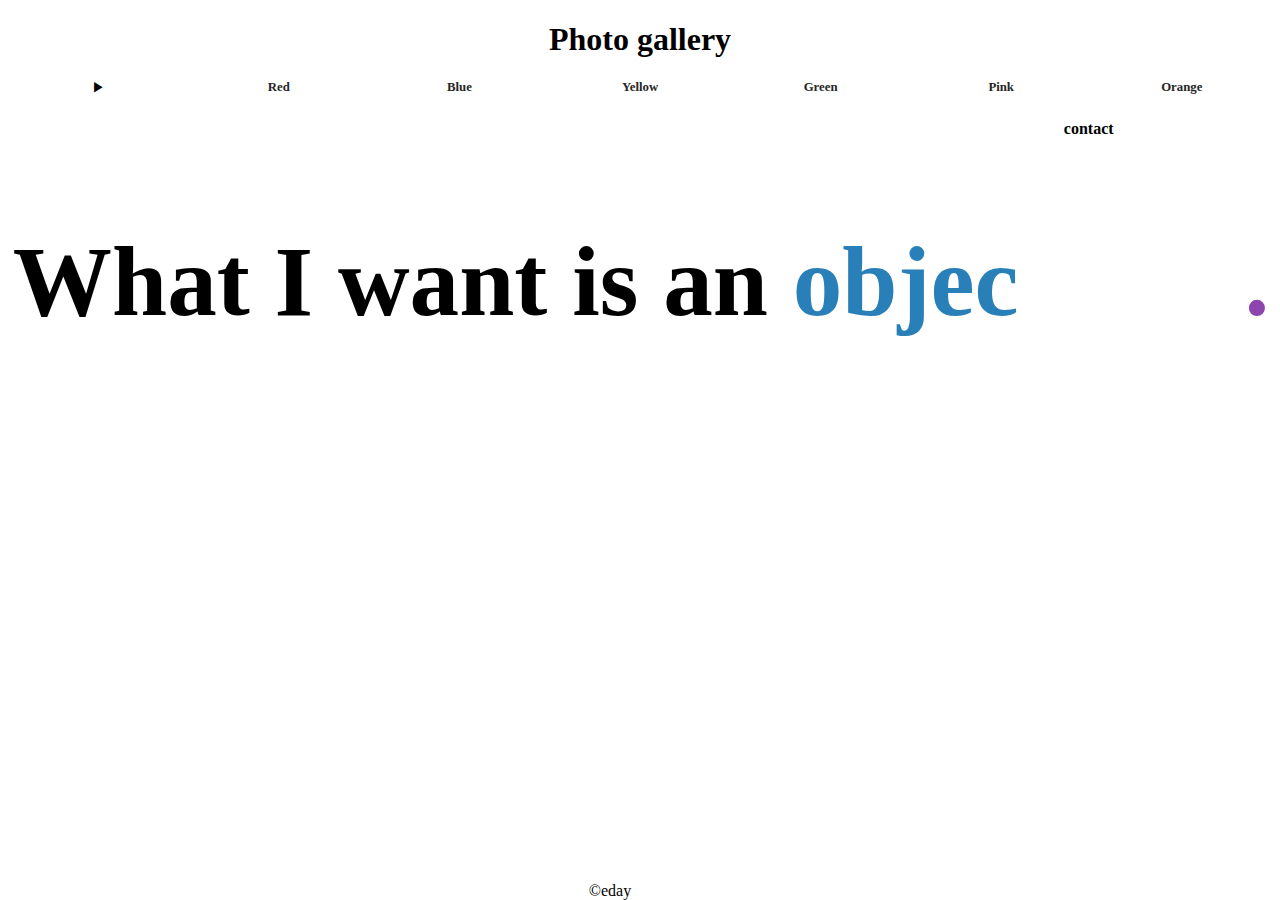
<file: index.html>
<!DOCTYPE html>
<html lang="ja">

<head>
    <meta charset="UTF-8">
    <meta http-equiv="X-UA-Compatible" content="IE=edge">
    <meta name="viewport" content="width=device-width, initial-scale=1.0">
    <title>photo gallery</title>
    <link rel="stylesheet" href="css/style.css">
</head>

<body>
    <header>
        <h1>Photo gallery</h1>
        <nav>
            <ul>
                <li class="choose"><span onClick="document.all.item('moji1').style.visibility='visible'">▶︎</span><div ID="moji1" style="visibility:hidden;">choice</div></li>
                <li class="red-line"><a href="red.html">Red</a></li>
                <li class="blue-line"><a href="#blue">Blue</a></li>
                <li class="yellow-line"><a href="#yellow">Yellow</a></li>
                <li class="green-line"><a href="#green">Green</a></li>
                <li class="pink-line"><a href="#pink">Pink</a></li>
                <li class="orange-line"><a href="#orange">Orange</a></li>
            </ul>
        </nav>
        <p><a href="contact.html">contact</a></p>
    </header>
    <div class="text">
        <p>What I want is an</p>
        <p>
            <span class="word wisteria">experience.</span>
            <span class="word belize">objective.</span>
            <span class="word pomegranate">expression.</span>
            <span class="word green">understanding.</span>
        </p>
    </div>
    <footer>&copy;eday</footer>
    <script src="js/script.js"></script>
</body>

</html>
</file>
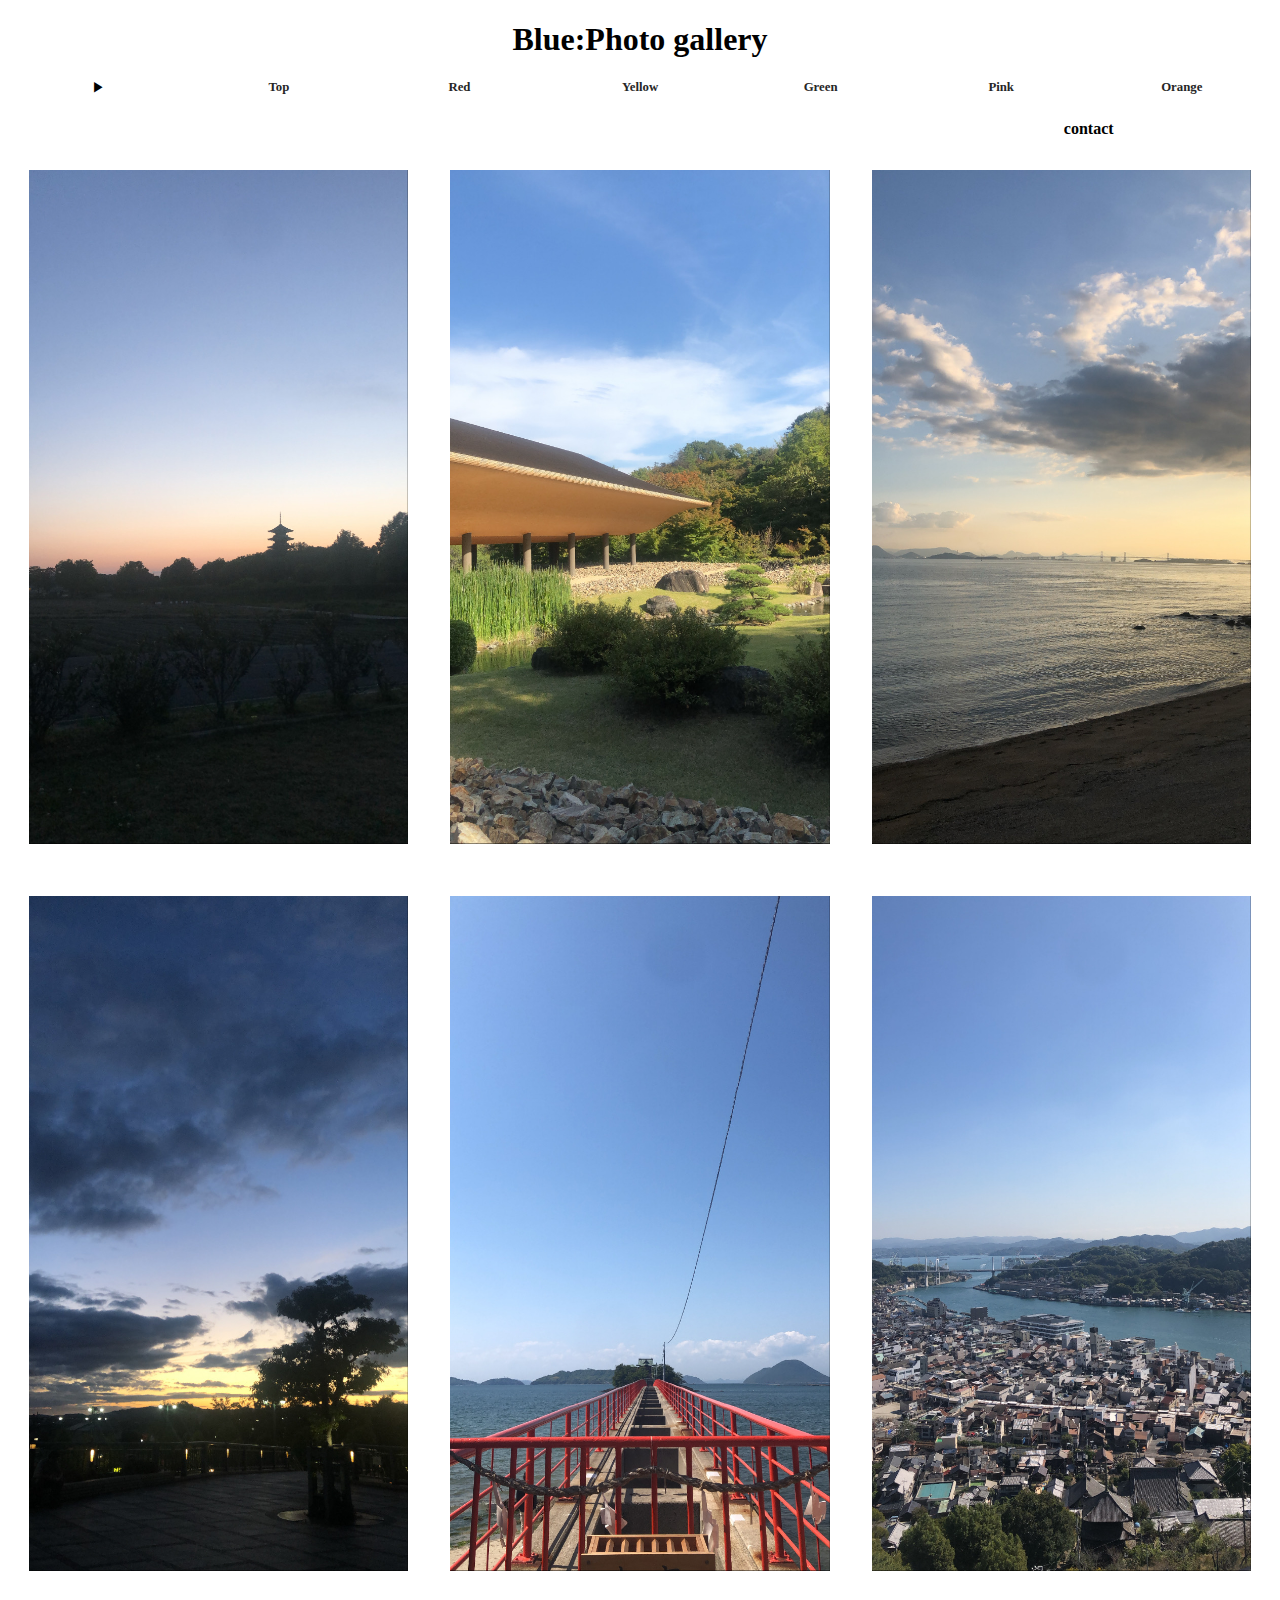
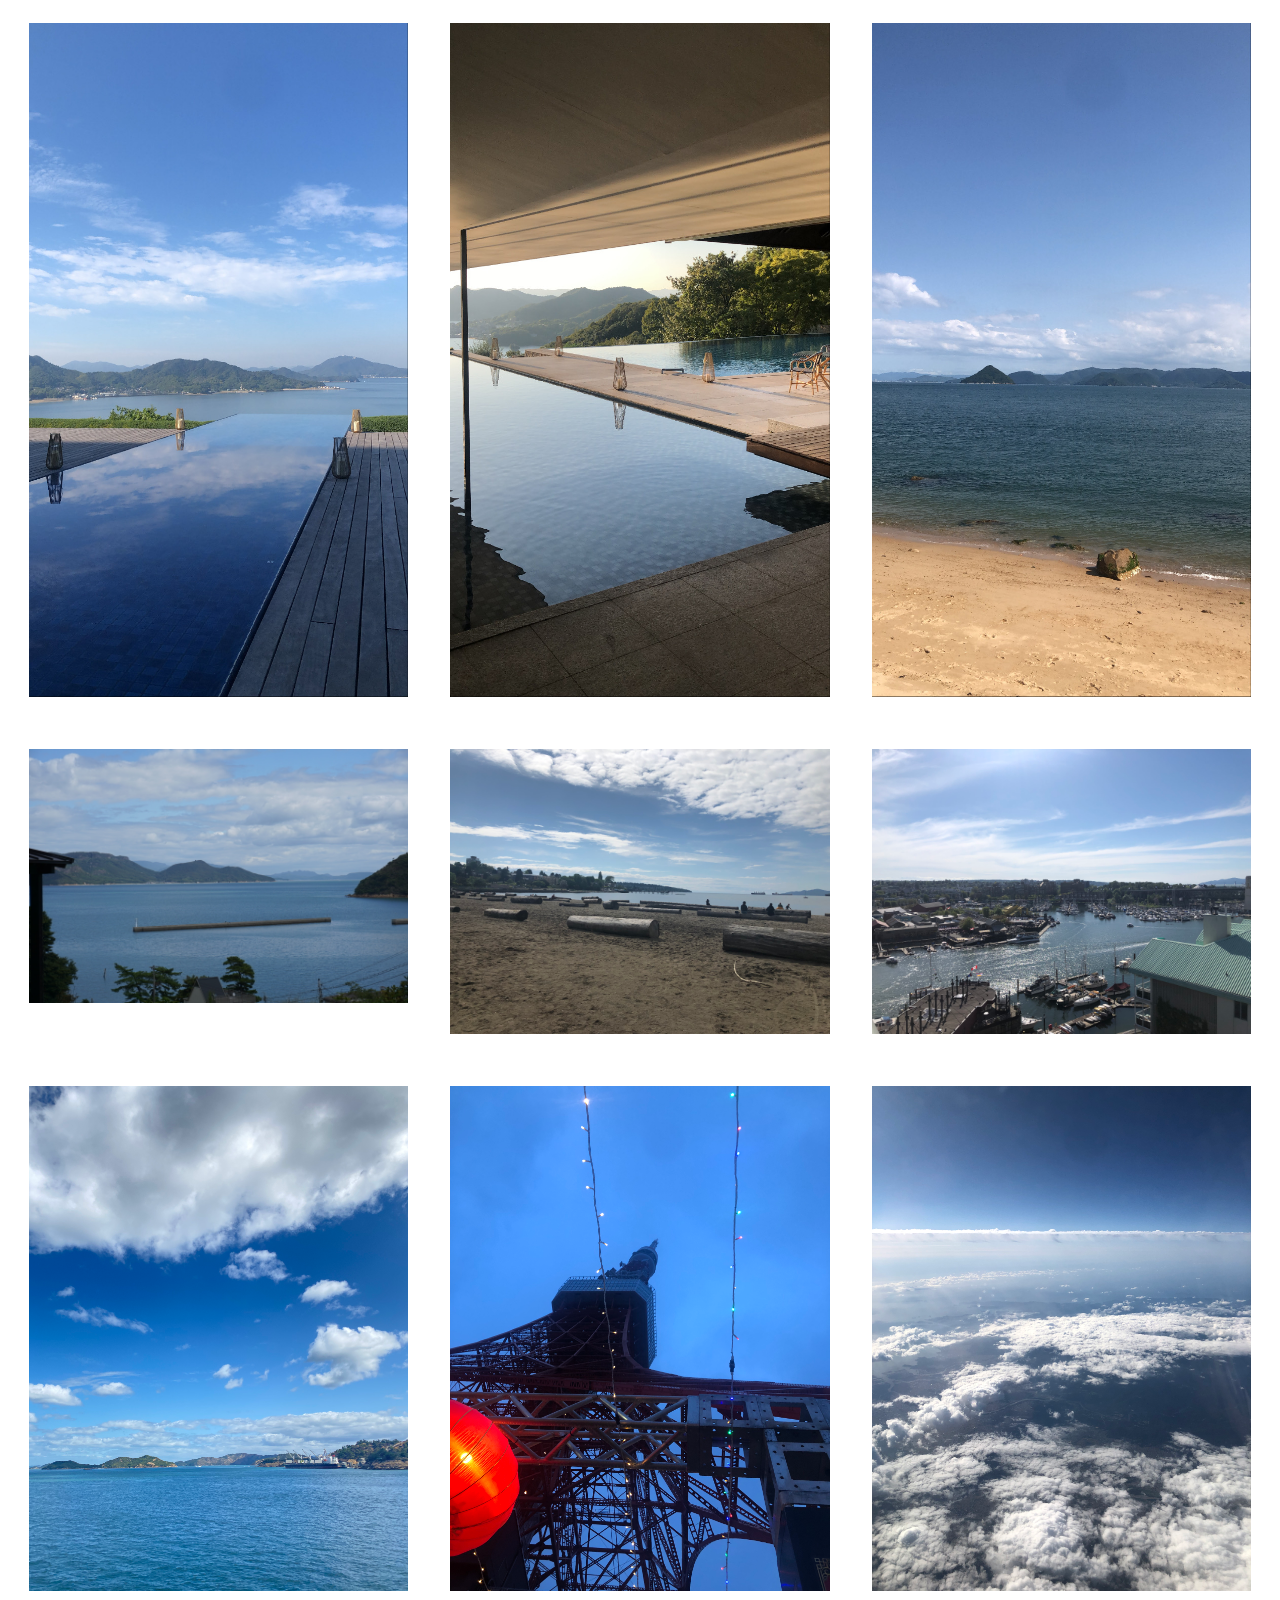
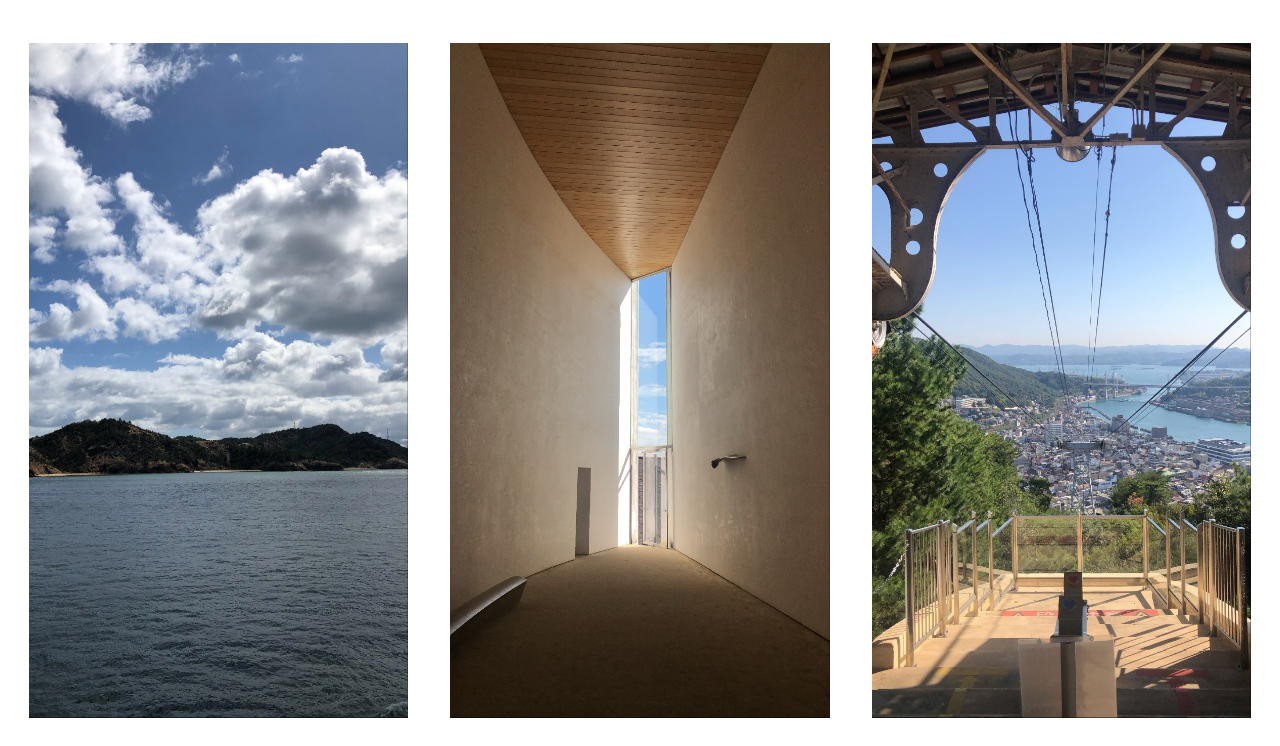
<file: blue.html>
<!DOCTYPE html>
<html lang="ja">

<head>
    <meta charset="UTF-8">
    <meta http-equiv="X-UA-Compatible" content="IE=edge">
    <meta name="viewport" content="width=device-width, initial-scale=1.0">
    <title>photo gallery</title>
    <link rel="stylesheet" href="css/style.css">
</head>

<body>
    <header>
        <h1>Blue:Photo gallery</h1>
        <nav>
            <ul>
                <li class="choose"><span onClick="document.all.item('moji1').style.visibility='visible'">▶︎</span><div ID="moji1" style="visibility:hidden;">choice</div></li>
                <li class="toppage"><a href="index.html">Top</a></li>
                <li class="red-line"><a href="red.html">Red</a></li>
                <li class="yellow-line"><a href="yellow.html">Yellow</a></li>
                <li class="green-line"><a href="green.html">Green</a></li>
                <li class="pink-line"><a href="pink.html">Pink</a></li>
                <li class="orange-line"><a href="orange.html">Orange</a></li>
            </ul>
        </nav>
        <p><a href="contact.html">contact</a></p>
    </header>
    <ul id="gallery">
        <li><img src="image/blue1.jpeg" alt=""></li>
        <li><img src="image/blue2.jpeg" alt=""></li>
        <li><img src="image/blue3.jpeg" alt=""></li>
    </ul>
    <ul id="gallery">
        <li><img src="image/blue4.jpeg" alt=""></li>
        <li><img src="image/blue5.jpeg" alt=""></li>
        <li><img src="image/blue6.jpeg" alt=""></li>
    </ul>
    <ul id="gallery">
        <li><img src="image/blue7.jpeg" alt=""></li>
        <li><img src="image/blue8.jpeg" alt=""></li>
        <li><img src="image/blue9.jpeg" alt=""></li>
    </ul>
    <ul id="gallery">
        <li><img src="image/blue10.jpeg" alt=""></li>
        <li><img src="image/blue14.jpeg" alt=""></li>
        <li><img src="image/blue15.jpeg" alt=""></li>
    </ul>
    <ul id="gallery">
        <li><img src="image/blue13.jpeg" alt=""></li>
        <li><img src="image/blue11.jpeg" alt=""></li>
        <li><img src="image/blue16.jpeg" alt=""></li>
    </ul>
    <ul id="gallery">
        <li><img src="image/blue12.png" alt=""></li>
        <li><img src="image/blue17.jpeg" alt=""></li>
        <li><img src="image/blue18.png" alt=""></li>
    </ul>
    <script src="js/script.js"></script>
</body>

</html>
</file>
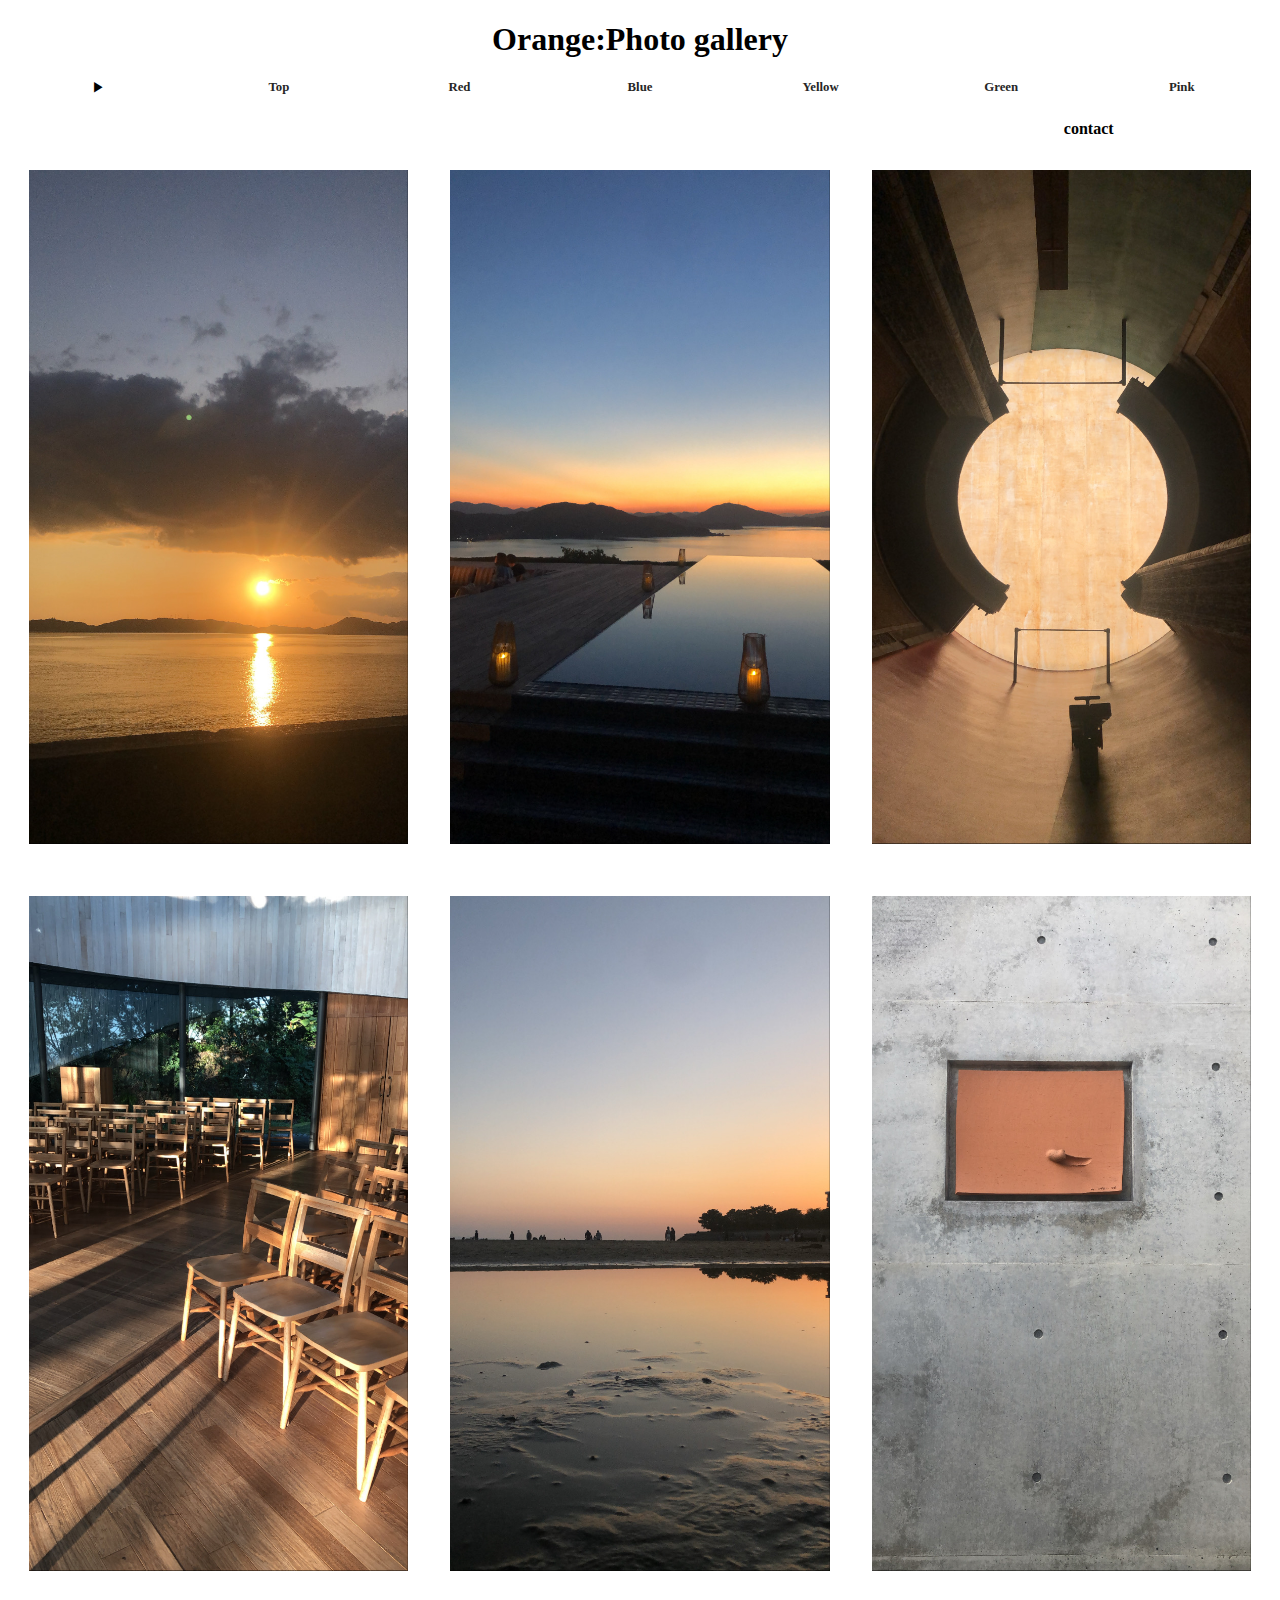
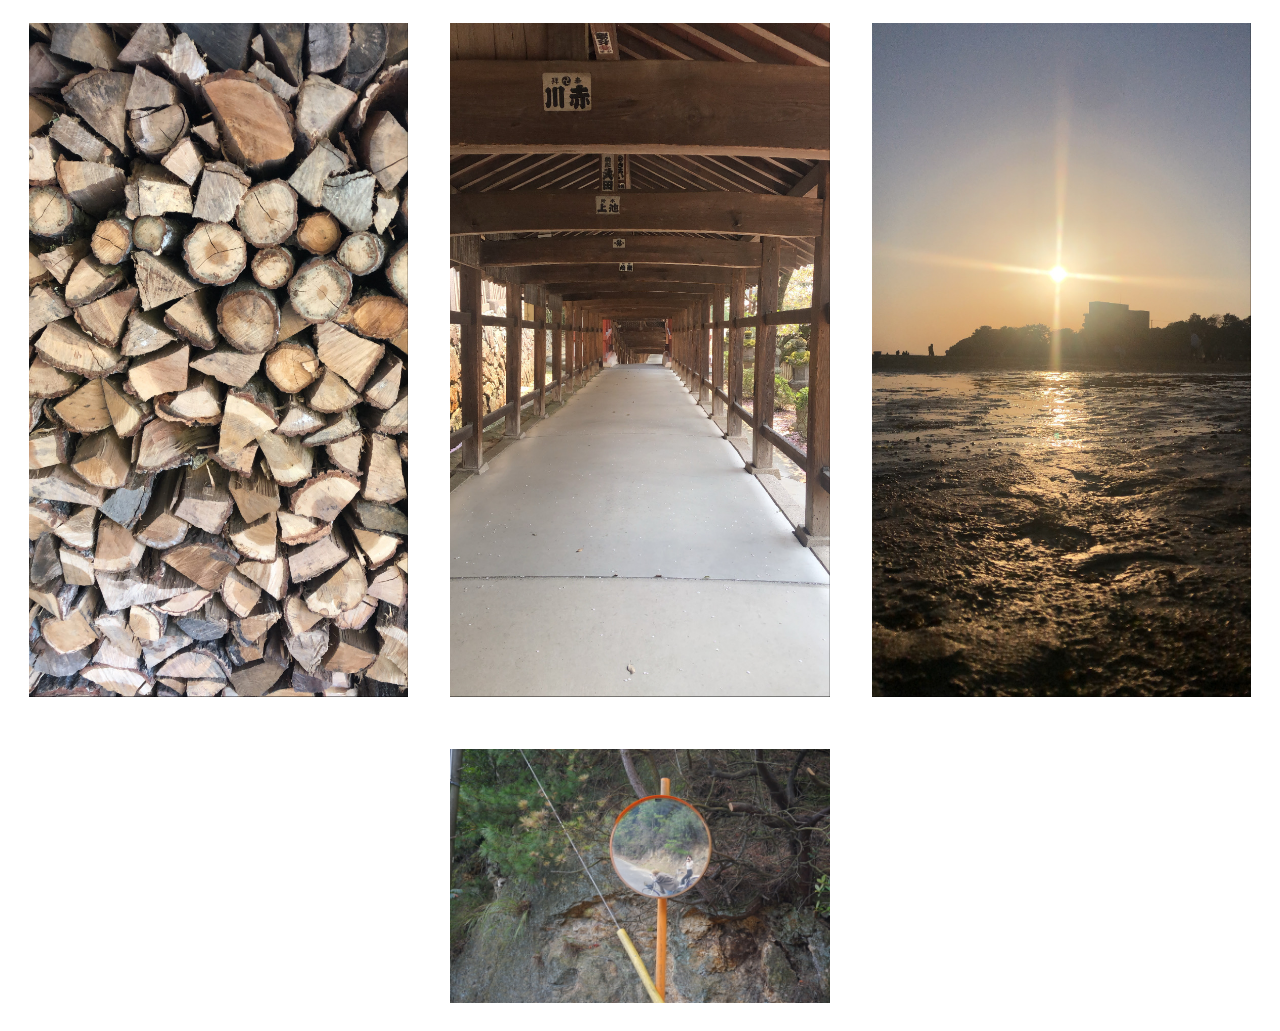
<file: orange.html>
<!DOCTYPE html>
<html lang="ja">

<head>
    <meta charset="UTF-8">
    <meta http-equiv="X-UA-Compatible" content="IE=edge">
    <meta name="viewport" content="width=device-width, initial-scale=1.0">
    <title>photo gallery</title>
    <link rel="stylesheet" href="css/style.css">
</head>

<body>
    <header>
        <h1>Orange:Photo gallery</h1>
        <nav>
            <ul>
                <li class="choose"><span onClick="document.all.item('moji1').style.visibility='visible'">▶︎</span><div ID="moji1" style="visibility:hidden;">choice</div></li>
                <li class="toppage"><a href="index.html">Top</a></li>
                <li class="red-line"><a href="red.html">Red</a></li>
                <li class="blue-line"><a href="blue.html">Blue</a></li>
                <li class="yellow-line"><a href="yellow.html">Yellow</a></li>
                <li class="green-line"><a href="green.html">Green</a></li>
                <li class="pink-line"><a href="pink.html">Pink</a></li>
            </ul>
        </nav>
        <p><a href="contact.html">contact</a></p>
    </header>
    <ul id="gallery">
        <li><img src="image/orange.jpeg" alt=""></li>
        <li><img src="image/orange9.jpeg" alt=""></li>
        <li><img src="image/orange1.jpeg" alt=""></li>
    </ul>
    <ul id="gallery">
        <li><img src="image/orange2.jpeg" alt=""></li>
        <li><img src="image/orange3.jpeg" alt=""></li>
        <li><img src="image/orange4.jpeg" alt=""></li>
    </ul>
    <ul id="gallery">
        <li><img src="image/orange5.jpeg" alt=""></li>
        <li><img src="image/orange6.jpeg" alt=""></li>
        <li><img src="image/orange7.jpeg" alt=""></li>
    </ul>
    <ul id="gallery">
        <li><img src="image/orange0.jpeg" alt=""></li>
    </ul>
    <script src="js/script.js"></script>
</body>

</html>
</file>
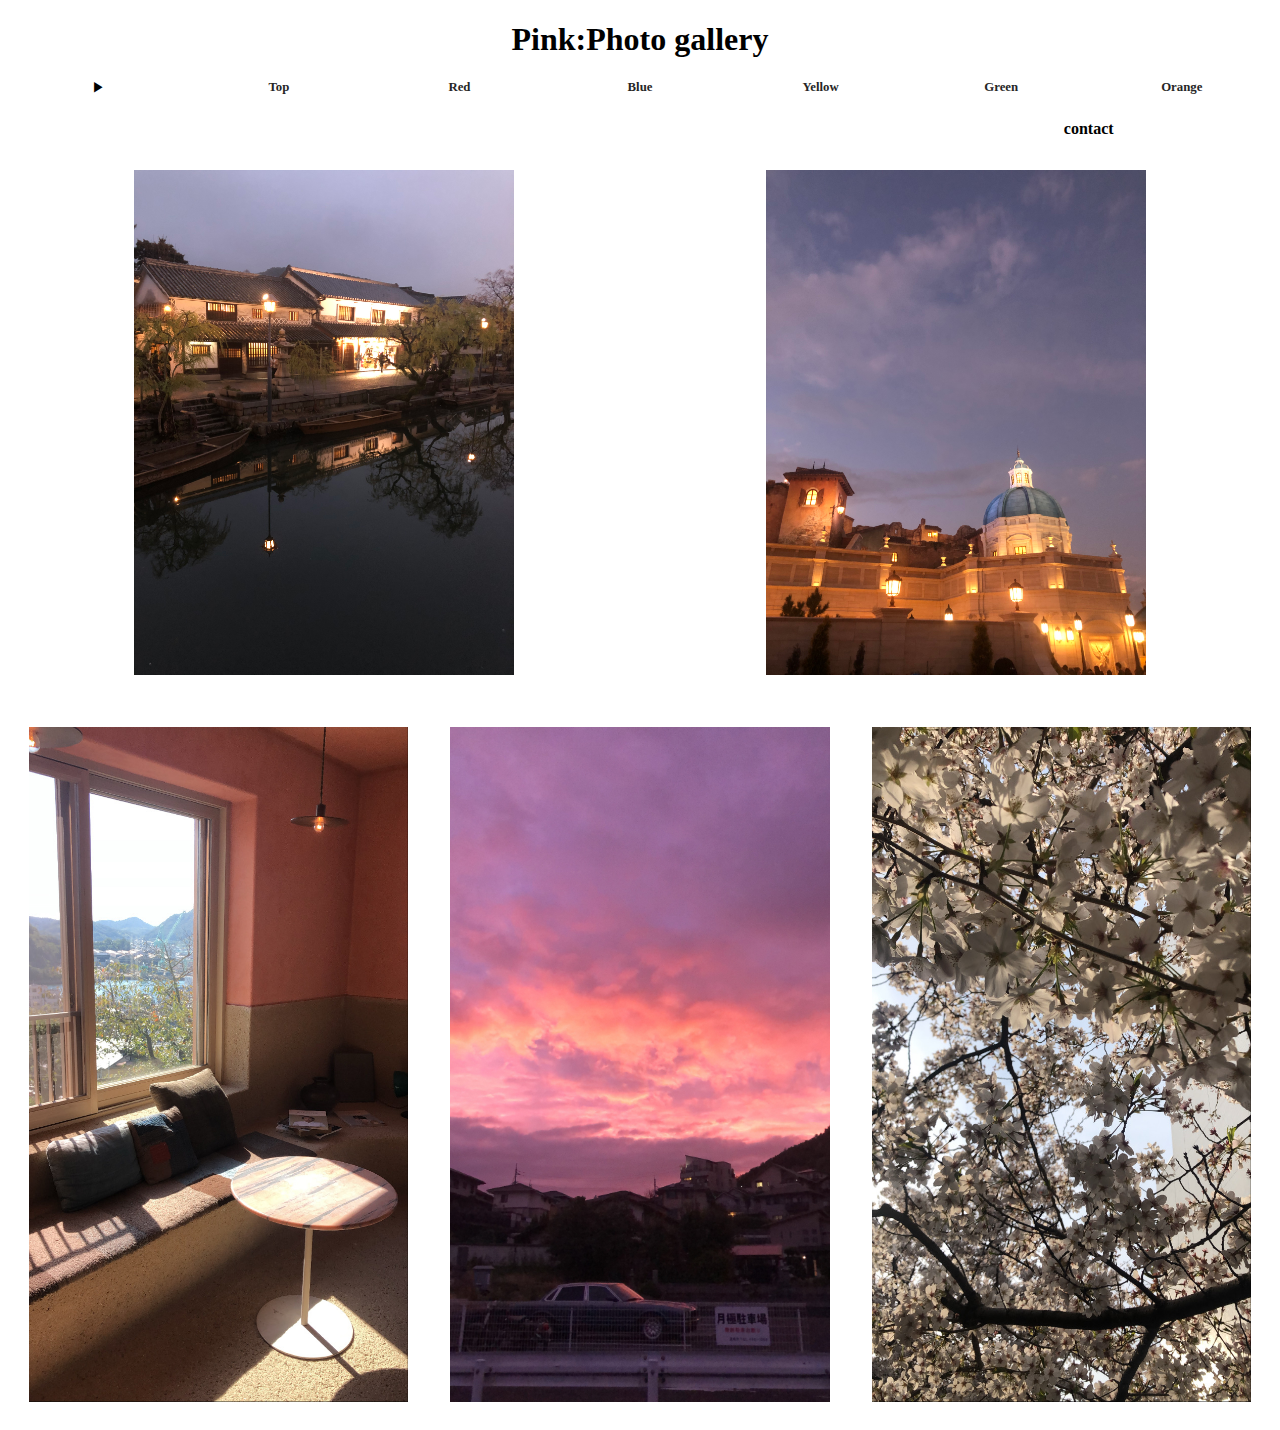
<file: pink.html>
<!DOCTYPE html>
<html lang="ja">

<head>
    <meta charset="UTF-8">
    <meta http-equiv="X-UA-Compatible" content="IE=edge">
    <meta name="viewport" content="width=device-width, initial-scale=1.0">
    <title>photo gallery</title>
    <link rel="stylesheet" href="css/style.css">
</head>

<body>
    <header>
        <h1>Pink:Photo gallery</h1>
        <nav>
            <ul>
                <li class="choose"><span onClick="document.all.item('moji1').style.visibility='visible'">▶︎</span><div ID="moji1" style="visibility:hidden;">choice</div></li>
                <li class="toppage"><a href="index.html">Top</a></li>
                <li class="red-line"><a href="red.html">Red</a></li>
                <li class="blue-line"><a href="blue.html">Blue</a></li>
                <li class="yellow-line"><a href="yellow.html">Yellow</a></li>
                <li class="green-line"><a href="green.html">Green</a></li>
                <li class="orange-line"><a href="orange.html">Orange</a></li>
            </ul>
        </nav>
        <p><a href="contact.html">contact</a></p>
    </header>
    <ul id="gallery">
        <li><img src="image/pink.jpeg" alt=""></li>
        <li><img src="image/pink0.jpeg" alt=""></li>
    </ul>
    <ul id="gallery">
        <li><img src="image/pink1.jpeg" alt=""></li>
        <li><img src="image/pink2.jpeg" alt=""></li>
        <li><img src="image/pink3.jpeg" alt=""></li>
    </ul>
    <script src="js/script.js"></script>
</body>

</html>
</file>
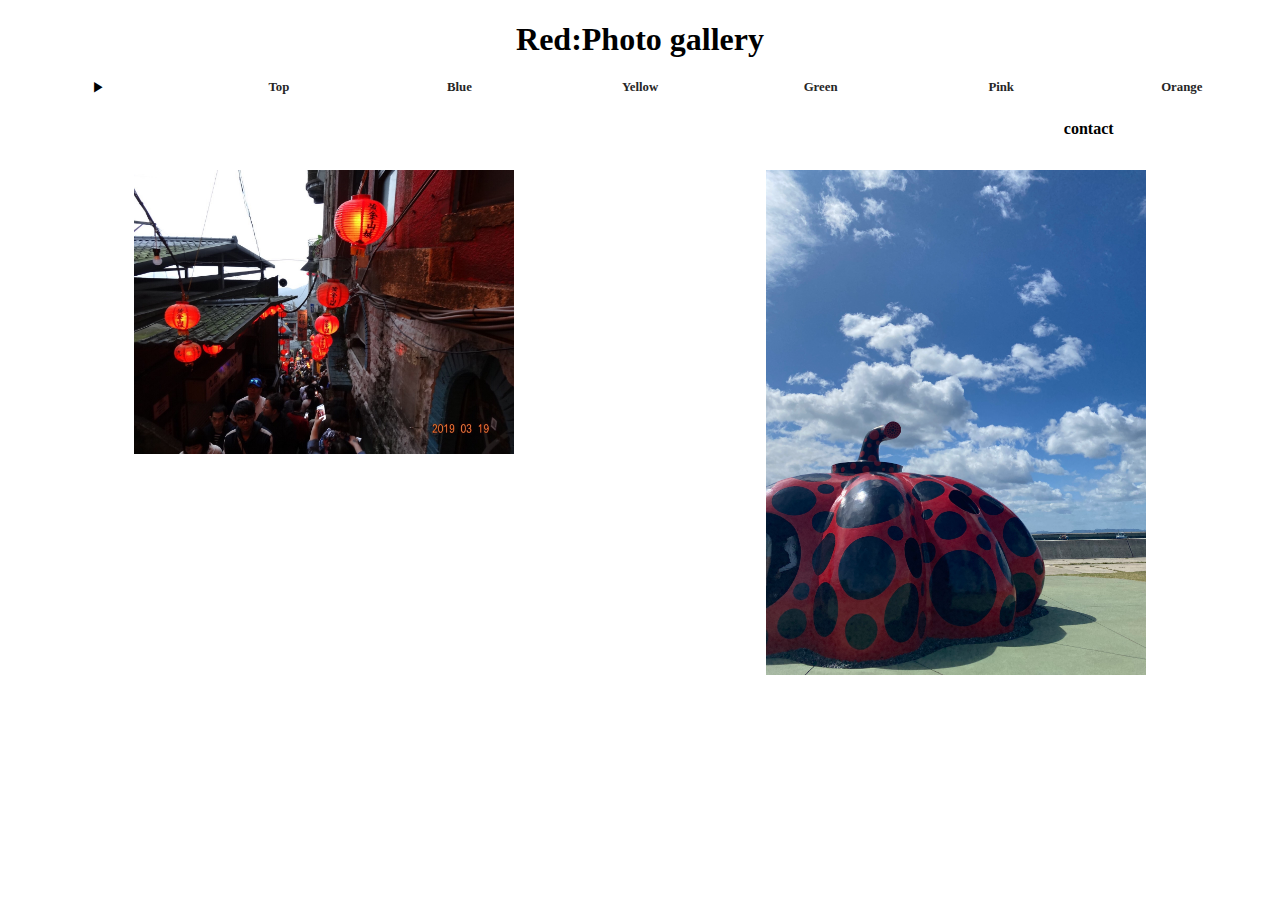
<file: red.html>
<!DOCTYPE html>
<html lang="ja">

<head>
    <meta charset="UTF-8">
    <meta http-equiv="X-UA-Compatible" content="IE=edge">
    <meta name="viewport" content="width=device-width, initial-scale=1.0">
    <title>photo gallery</title>
    <link rel="stylesheet" href="css/style.css">
</head>

<body>
    <header>
        <h1>Red:Photo gallery</h1>
        <nav>
            <ul>
                <li class="choose"><span onClick="document.all.item('moji1').style.visibility='visible'">▶︎</span><div ID="moji1" style="visibility:hidden;">choice</div></li>
                <li class="toppage"><a href="index.html">Top</a></li>
                <li class="blue-line"><a href="blue.html">Blue</a></li>
                <li class="yellow-line"><a href="yellow.html">Yellow</a></li>
                <li class="green-line"><a href="green.html">Green</a></li>
                <li class="pink-line"><a href="pink.html">Pink</a></li>
                <li class="orange-line"><a href="orange.html">Orange</a></li>
            </ul>
        </nav>
        <p><a href="contact.html">contact</a></p>
    </header>
    <ul id="gallery">
        <li><img src="image/red1.jpeg" alt=""></li>
        <li><img src="image/red2.jpeg" alt=""></li>
    </ul>
    <script src="js/script.js"></script>
</body>

</html>
</file>
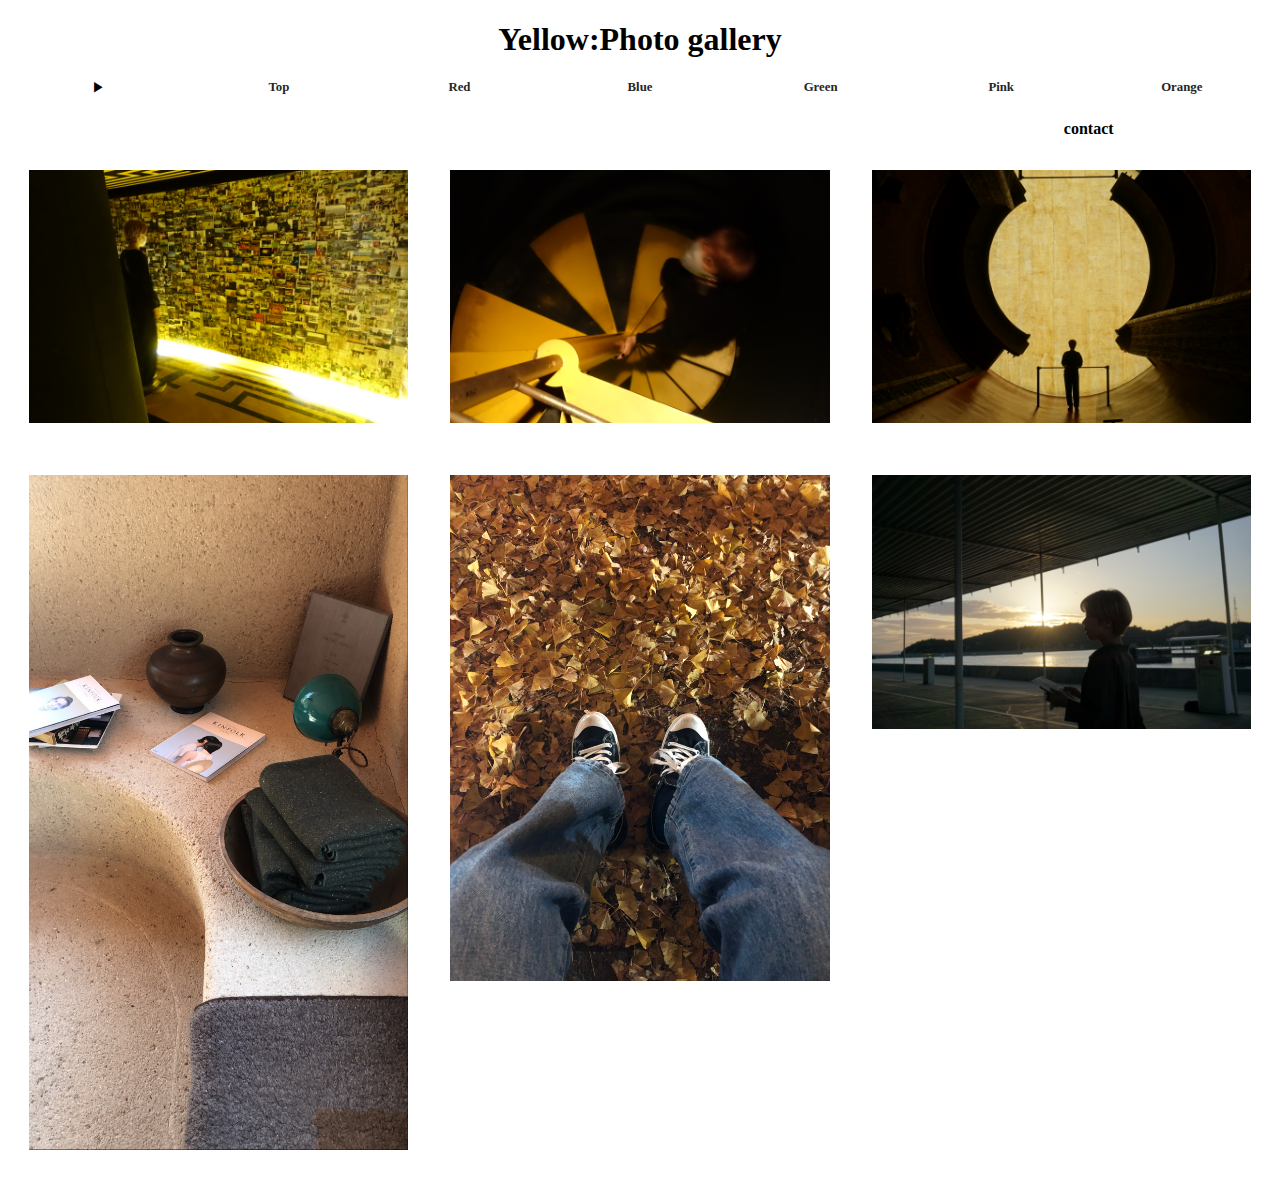
<file: yellow.html>
<!DOCTYPE html>
<html lang="ja">

<head>
    <meta charset="UTF-8">
    <meta http-equiv="X-UA-Compatible" content="IE=edge">
    <meta name="viewport" content="width=device-width, initial-scale=1.0">
    <title>photo gallery</title>
    <link rel="stylesheet" href="css/style.css">
</head>

<body>
    <header>
        <h1>Yellow:Photo gallery</h1>
        <nav>
            <ul>
                <li class="choose"><span onClick="document.all.item('moji1').style.visibility='visible'">▶︎</span><div ID="moji1" style="visibility:hidden;">choice</div></li>
                <li class="toppage"><a href="index.html">Top</a></li>
                <li class="red-line"><a href="red.html">Red</a></li>
                <li class="blue-line"><a href="blue.html">Blue</a></li>
                <li class="green-line"><a href="green.html">Green</a></li>
                <li class="pink-line"><a href="pink.html">Pink</a></li>
                <li class="orange-line"><a href="orange.html">Orange</a></li>
            </ul>
        </nav>
        <p><a href="contact.html">contact</a></p>
    </header>
    <ul id="gallery">
        <li><img src="image/yellow2.jpeg" alt=""></li>
        <li><img src="image/yellow3.jpeg" alt=""></li>
        <li><img src="image/yellow4.jpeg" alt=""></li>
    </ul>
    <ul id="gallery">
        <li><img src="image/yellow1.jpeg" alt=""></li>
        <li><img src="image/yellow5.jpeg" alt=""></li>
        <li><img src="image/yellow6.jpeg" alt=""></li>
    </ul>
    <script src="js/script.js"></script>
</body>

</html>
</file>
<file: css/style.css>
@charset "utf-8";
header {
  text-align: center;
}
ul {
  padding-left: 0;
  display: flex;
  width: 100%;
  margin-bottom: 0;
}
ul li {
  width: 16%;
  list-style: none;
  font-size: .8rem;
}
ul li a {
  text-decoration: none;
  color: #262626;
  font-weight: 900;
  padding-top: 2px;
  padding-bottom: 2px;
}
header p {
  margin-left: 71%;
  margin-top: .5rem;
}
header p a {
  text-decoration: none;
  color: black;
  font-weight: bold;
}
header p a:hover {
  text-decoration: none;
  background-color:#262626;
  background-position: left right;
  transition: .5s;
  padding: .5rem 1rem;
  color:whitesmoke;
  font-weight: bold;
}
/* navのデザイン */
header nav ul li a::before {
    transform: scaleX(0);
    transform-origin: bottom right;
}

header nav ul li a:hover::before {
    transform: scaleX(1);
    transform-origin: bottom left;
}
li.choose a::before {
  content: " ";
  display: block;
  position: absolute;
  top: 0;
  right: 0;
  bottom: 0;
  left: 0;
  inset: 0 0 0 0;
  background: white;
  z-index: -1;
  opacity: .8;
  transition: transform .3s ease;
}
li.toppage a::before {
  content: " ";
  display: block;
  position: absolute;
  top: 0;
  right: 0;
  bottom: 0;
  left: 0;
  inset: 0 0 0 0;
  background: rgb(32, 32, 32);
  z-index: -1;
  opacity: .8;
  transition: transform .3s ease;
}
li.red-line a::before {
  content: " ";
  display: block;
  position: absolute;
  top: 0;
  right: 0;
  bottom: 0;
  left: 0;
  inset: 0 0 0 0;
  background: rgb(229, 0, 0);
  z-index: -1;
  opacity: .8;
  transition: transform .3s ease;
}
li.blue-line a::before {
  content: " ";
  display: block;
  position: absolute;
  top: 0;
  right: 0;
  bottom: 0;
  left: 0;
  inset: 0 0 0 0;
  background: rgb(57, 122, 234);
  z-index: -1;
  opacity: .8;
  transition: transform .3s ease;
}
li.yellow-line a::before {
  content: " ";
  display: block;
  position: absolute;
  top: 0;
  right: 0;
  bottom: 0;
  left: 0;
  inset: 0 0 0 0;
  background: yellow;
  z-index: -1;
  opacity: .8;
  transition: transform .3s ease;
}
li.green-line a::before {
  content: " ";
  display: block;
  position: absolute;
  top: 0;
  right: 0;
  bottom: 0;
  left: 0;
  inset: 0 0 0 0;
  background: rgb(13, 159, 13);
  z-index: -1;
  opacity: .8;
  transition: transform .3s ease;
}
li.pink-line a::before {
  content: " ";
  display: block;
  position: absolute;
  top: 0;
  right: 0;
  bottom: 0;
  left: 0;
  inset: 0 0 0 0;
  background: lightcoral;
  z-index: -1;
  opacity: .8;
  transition: transform .3s ease;
}
li.orange-line a::before {
  content: " ";
  display: block;
  position: absolute;
  top: 0;
  right: 0;
  bottom: 0;
  left: 0;
  inset: 0 0 0 0;
  background: orange;
  z-index: -1;
  opacity: .8;
  transition: transform .3s ease;
}

/* textのデザイン */
.text {
  position: absolute;
  max-width: 85%;
  height: 40%;
  left: 56%;
  margin-left: -55%;
  top: 28%;
  font-weight: 600;
  font-size: 3.4rem;
}

p {
  display: inline-block;
  vertical-align: top;
  margin: 0;
}

.word {
  position: absolute;
  width: 100%;
  opacity: 0;
}

.letter {
  display: inline-block;
  position: relative;
  transform: translateZ(25px);
  transform-origin: 50% 50% 25px;
}

.letter.out {
  transform: rotateX(90deg);
  transition: transform 0.32s cubic-bezier(0.55, 0.055, 0.675, 0.19);
}

.letter.behind {
  transform: rotateX(-90deg);
}

.letter.in {
  transform: rotateX(0deg);
  transition: transform 0.38s cubic-bezier(0.175, 0.885, 0.32, 1.275);
}

.wisteria {
  color: #8e44ad;
}

.belize {
  color: #2980b9;
}

.pomegranate {
  color: #d01e0b;
}

.green {
  color: #16a085;
}
footer {
  position: absolute;
  bottom: 0;
  left: 46%;
}
ul#gallery {
  overflow: hidden;
}
ul#gallery li {
  float: left;
  width: 30%;
  margin: 1rem auto;
}
ul#gallery li img {
  width: 100%;
}
@media screen and (min-width:435px) {
    .text {
        font-size:4rem;
      }
}
@media screen and (min-width:555px) {
  .text {
      font-size:4.5rem;
    }
}
@media screen and (min-width:720px) {
    .text {
        font-size:5rem;
      }
}
@media screen and (min-width:868px) {
    .text {
        top: 25%;
        font-size: 5.8rem;
      }
}
@media screen and (min-width:940px) {
    .text {
      max-width: 95%;
      font-size:6.5rem;
      }
}
@media screen and (min-width:1000px) {
  .text {
    max-width: 83%;
    font-size: 6.2rem;
    }
}
@media screen and (min-width:1110px) {
  .text {
    max-width: 80%;
    font-size: 6.5rem;
    }
}
@media screen and (min-width:1235px) {
  .text {
    font-size: 6.2rem;
    max-width: 65%;
    }
}
</file>
